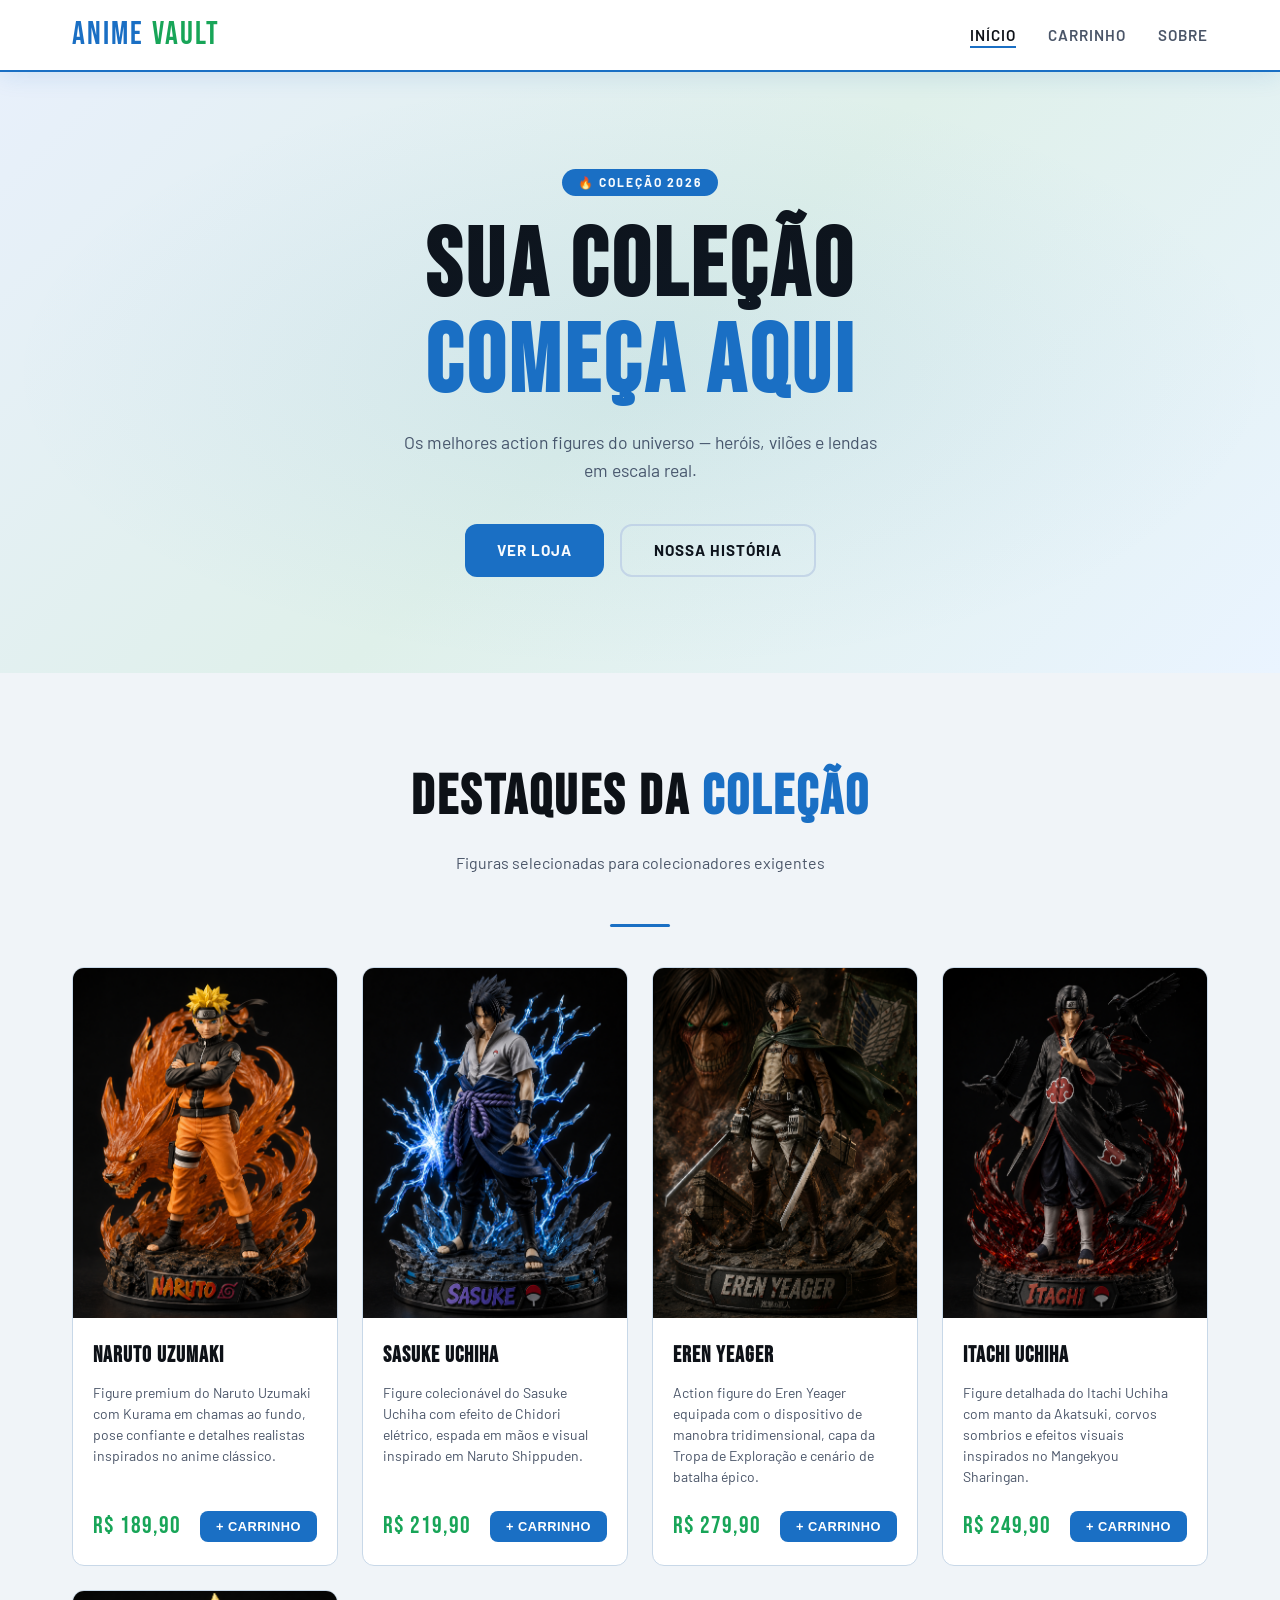
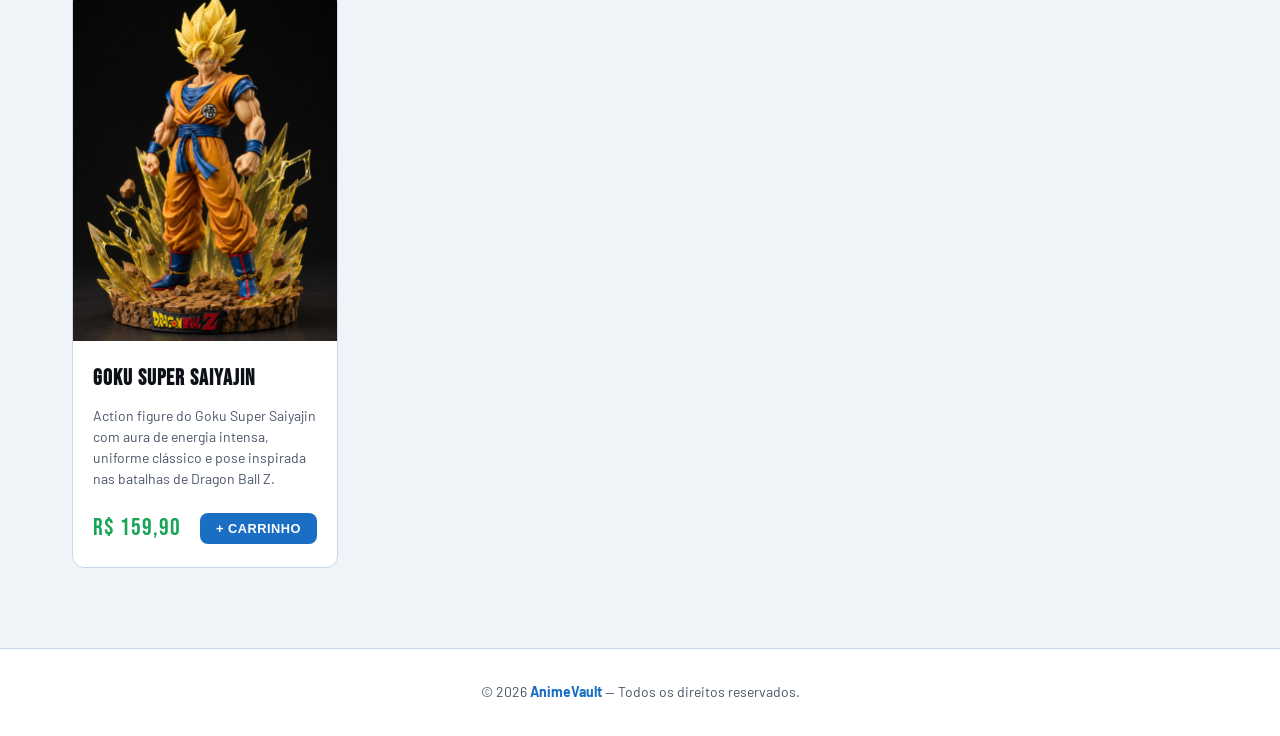
<file: index.html>
<!DOCTYPE html>
<html lang="pt-BR">
<head>
  <meta charset="UTF-8">
  <meta name="viewport" content="width=device-width, initial-scale=1.0">
  <title>AnimeVault — Action Figures</title>
  <link rel="stylesheet" href="src/css/estilo.css">
</head>
<body>

  <!-- CABEÇALHO -->
  <header>
    <div class="nav-container">
      <div class="logo">Anime<span>Vault</span></div>
      <nav>
        <ul>
          <li><a href="index.html" class="ativo">Início</a></li>
          <li><a href="pages/loja.html">Carrinho</a></li>
          <li><a href="pages/sobre.html">Sobre</a></li>
        </ul>
      </nav>
    </div>
  </header>

  <!-- HERO -->
  <section class="hero">
    <span class="hero-badge">🔥 Coleção 2026</span>
    <h1>Sua coleção<br><span>começa aqui</span></h1>
    <p>Os melhores action figures do universo — heróis, vilões e lendas em escala real.</p>
    <div class="hero-btns">
      <a href="pages/loja.html" class="btn btn-primario">Ver Loja</a>
      <a href="pages/sobre.html" class="btn btn-secundario">Nossa História</a>
    </div>
  </section>

  <!-- PRODUTOS -->
  <main>
    <div class="section">
      <h2 class="section-titulo">Destaques da <span>Coleção</span></h2>
      <p class="section-subtitulo">Figuras selecionadas para colecionadores exigentes</p>
      <div class="divisor"></div>

      <!-- Container preenchido via JavaScript (DOM) -->
      <div class="produtos-grid" id="produtos-container"></div>
    </div>
  </main>

  <!-- RODAPÉ -->
  <footer>
    <p>&copy; 2026 <strong>AnimeVault</strong> — Todos os direitos reservados.</p>
  </footer>

  <script src="src/js/script.js"></script>
</body>
</html>
</file>
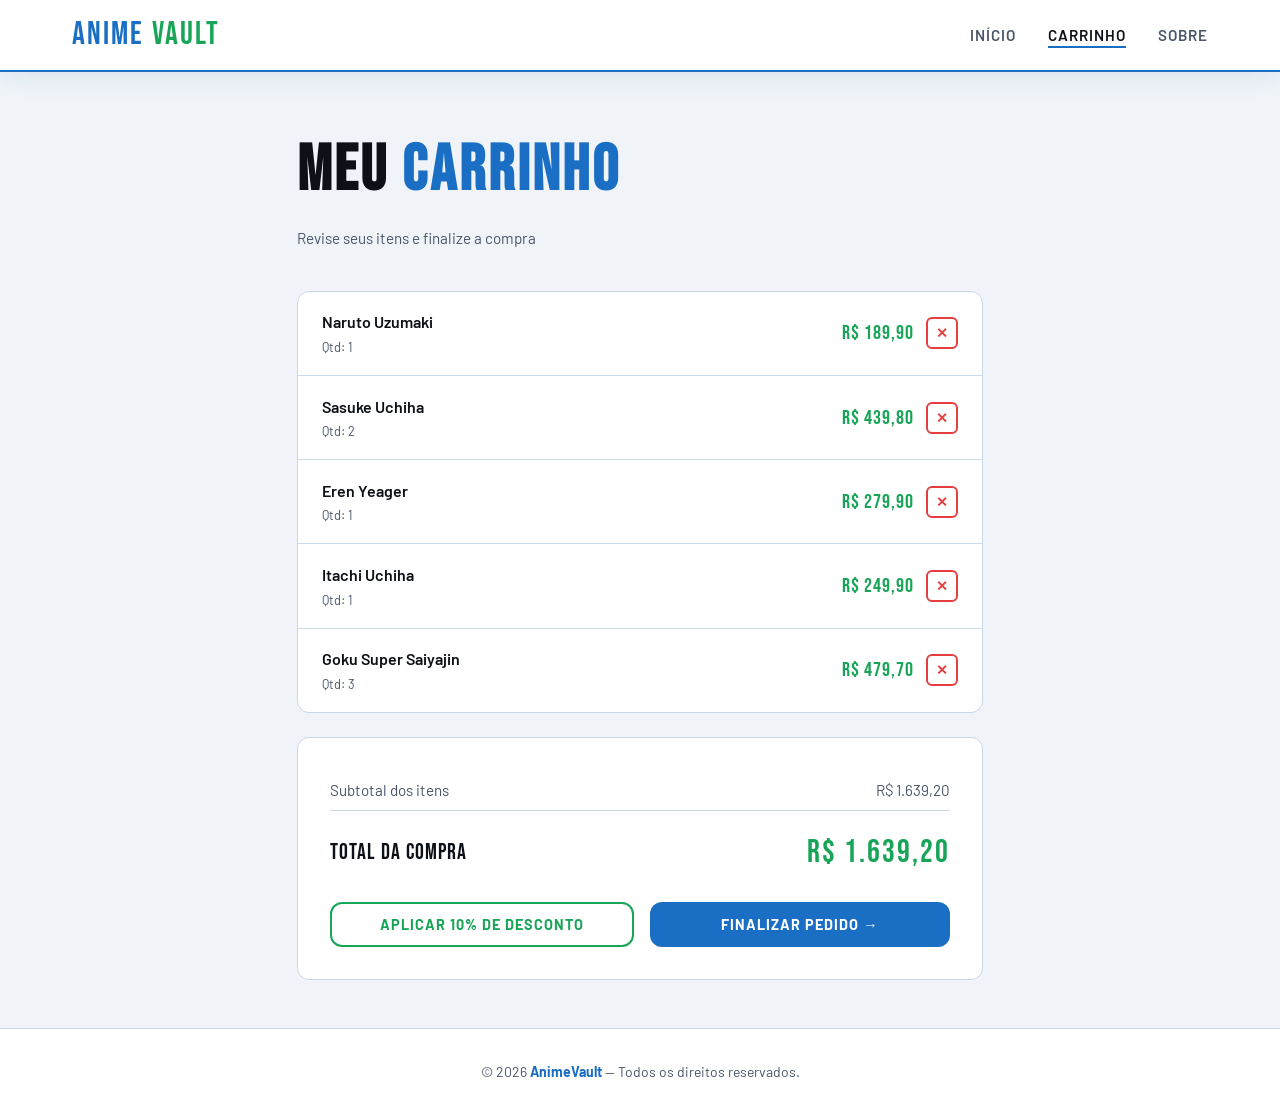
<file: pages/loja.html>
<!DOCTYPE html>
<html lang="pt-BR">
<head>
  <meta charset="UTF-8">
  <meta name="viewport" content="width=device-width, initial-scale=1.0">
  <title>Loja — AnimeVault</title>
  <link rel="stylesheet" href="../src/css/estilo.css">
</head>
<body>

  <!-- CABEÇALHO -->
  <header>
    <div class="nav-container">
      <div class="logo">Anime<span>Vault</span></div>
      <nav>
        <ul>
          <li><a href="../index.html">Início</a></li>
          <li><a href="loja.html" class="ativo">Carrinho</a></li>
          <li><a href="sobre.html">Sobre</a></li>
        </ul>
      </nav>
    </div>
  </header>

  <!-- CARRINHO -->
  <main>
    <div class="loja-container">
      <h1 class="carrinho-titulo">Meu <span>Carrinho</span></h1>
      <p class="carrinho-subtitulo">Revise seus itens e finalize a compra</p>

      <!-- Lista de itens — preenchida via DOM -->
      <ul class="lista-carrinho" id="lista-carrinho"></ul>

      <!-- Resumo financeiro -->
      <div class="resumo-financeiro">
        <div class="resumo-linha">
          <span>Subtotal dos itens</span>
          <span id="subtotal-label">—</span>
        </div>

        <div class="resumo-total-label">
          <span>TOTAL DA COMPRA</span>
          <span id="total-compra">R$ 0,00</span>
        </div>

        <div class="acoes-carrinho">
          <button id="btn-desconto" onclick="aplicarDesconto()">
            Aplicar 10% de Desconto
          </button>
          <button id="btn-finalizar">Finalizar Pedido →</button>
        </div>
      </div>
    </div>
  </main>

  <!-- RODAPÉ -->
  <footer>
    <p>&copy; 2026 <strong>AnimeVault</strong> — Todos os direitos reservados.</p>
  </footer>

  <script src="../src/js/script.js"></script>
  <script>
    // Preenche subtotal estático após DOM carregar
    document.addEventListener('DOMContentLoaded', () => {
      const subtotalEl = document.getElementById('subtotal-label');
      if (subtotalEl) {
        const total = calcularTotal();
        subtotalEl.textContent = total.toLocaleString('pt-BR', { style: 'currency', currency: 'BRL' });
      }
    });
  </script>
</body>
</html>
</file>
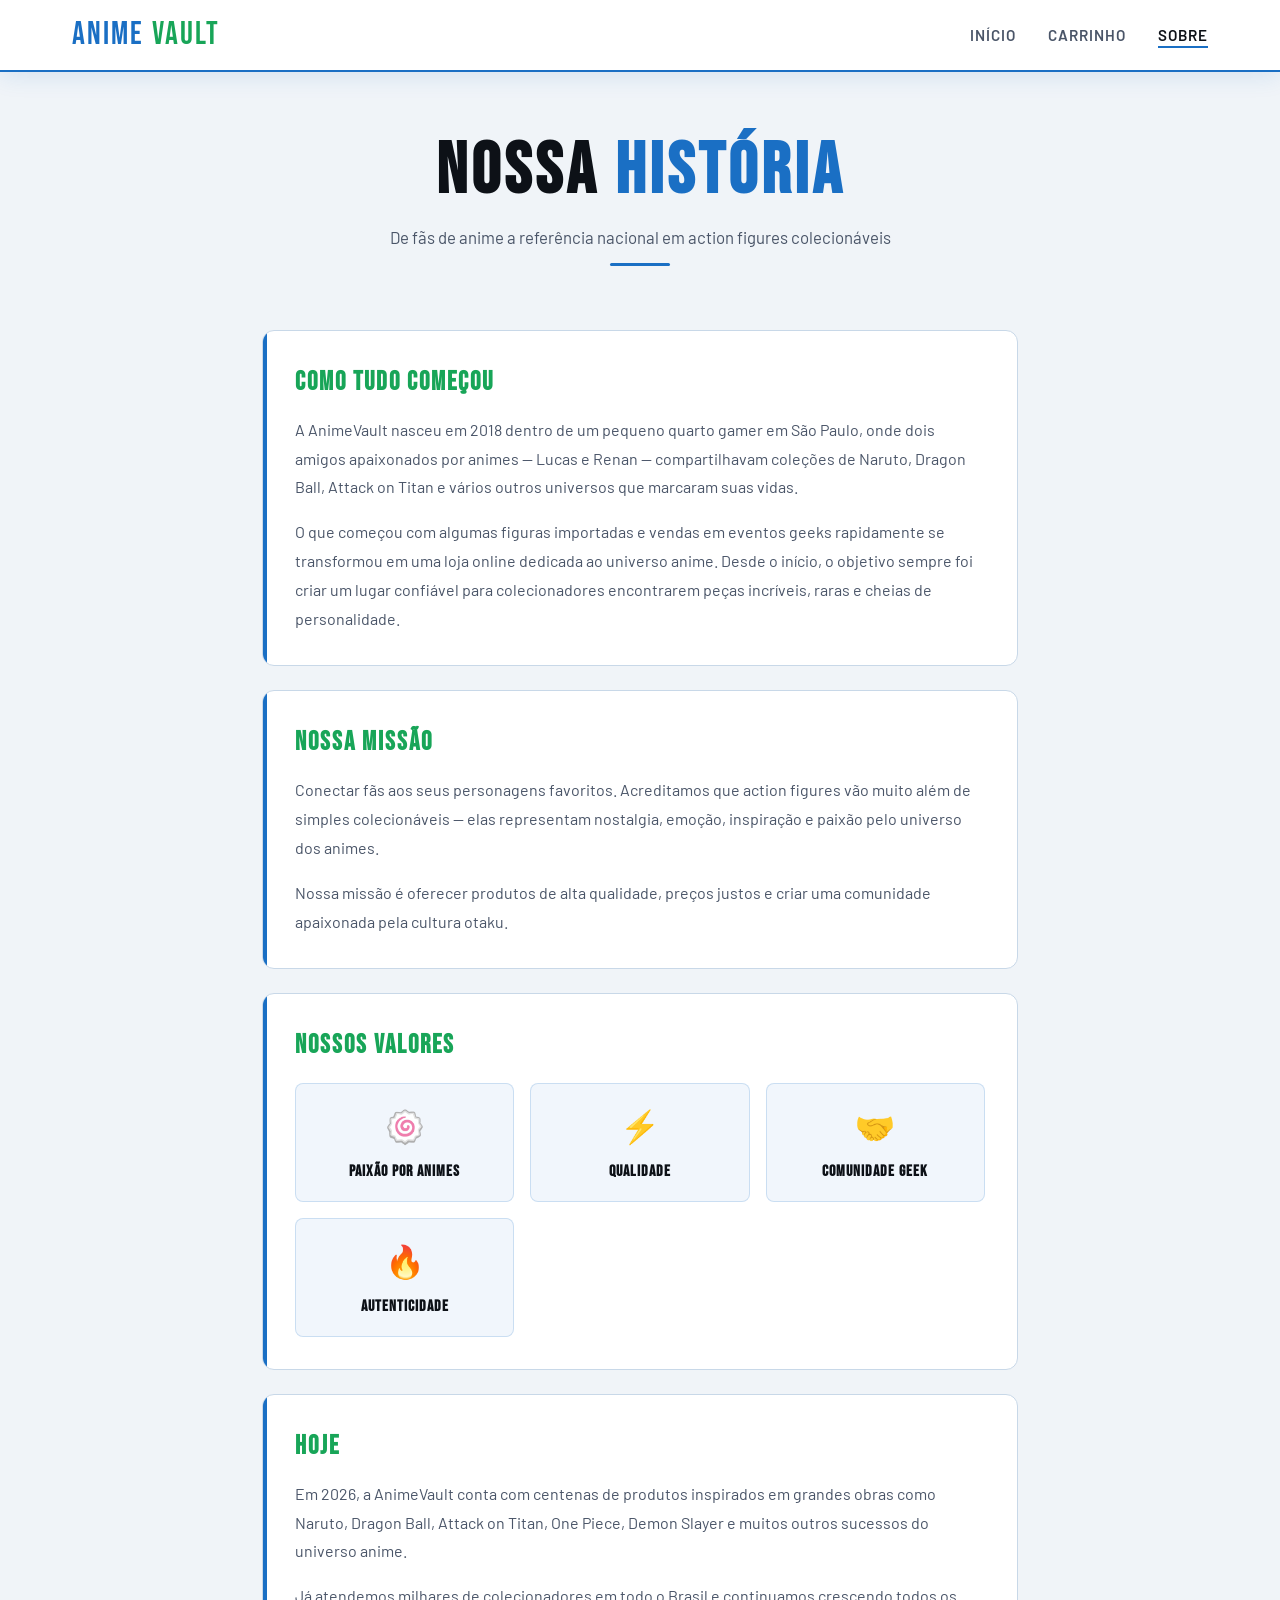
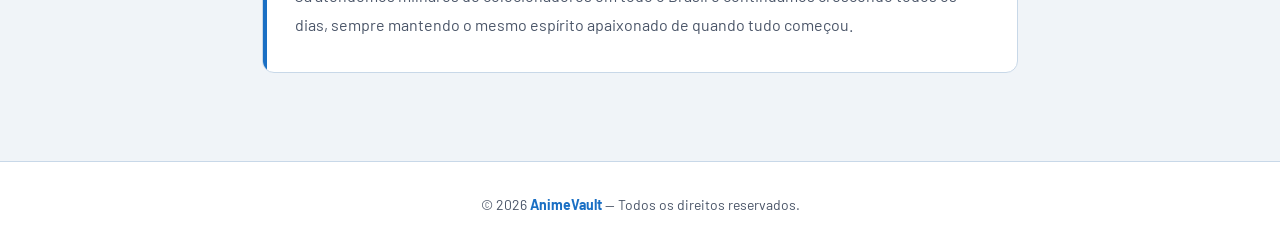
<file: pages/sobre.html>
<!DOCTYPE html>
<html lang="pt-BR">
<head>
  <meta charset="UTF-8">
  <meta name="viewport" content="width=device-width, initial-scale=1.0">
  <title>Sobre — AnimeVault</title>
  <link rel="stylesheet" href="../src/css/estilo.css">
</head>
<body>

  <!-- CABEÇALHO -->
  <header>
    <div class="nav-container">
      <div class="logo">Anime<span>Vault</span></div>

      <nav>
        <ul>
          <li><a href="../index.html">Início</a></li>
          <li><a href="loja.html">Carrinho</a></li>
          <li><a href="sobre.html" class="ativo">Sobre</a></li>
        </ul>
      </nav>
    </div>
  </header>

  <!-- CONTEÚDO -->
  <main>
    <div class="sobre-container">

      <div class="sobre-header">
        <h1>Nossa <span>História</span></h1>

        <p>
          De fãs de anime a referência nacional em action figures colecionáveis
        </p>

        <div class="divisor"></div>
      </div>

      <!-- COMO TUDO COMEÇOU -->
      <section class="sobre-secao">

        <h2>Como Tudo Começou</h2>

        <p>
          A AnimeVault nasceu em 2018 dentro de um pequeno quarto gamer em São Paulo,
          onde dois amigos apaixonados por animes — Lucas e Renan —
          compartilhavam coleções de Naruto, Dragon Ball, Attack on Titan
          e vários outros universos que marcaram suas vidas.
        </p>

        <p style="margin-top: 1rem;">
          O que começou com algumas figuras importadas e vendas em eventos geeks
          rapidamente se transformou em uma loja online dedicada ao universo anime.
          Desde o início, o objetivo sempre foi criar um lugar confiável para
          colecionadores encontrarem peças incríveis, raras e cheias de personalidade.
        </p>

      </section>

      <!-- MISSÃO -->
      <section class="sobre-secao">

        <h2>Nossa Missão</h2>

        <p>
          Conectar fãs aos seus personagens favoritos.
          Acreditamos que action figures vão muito além de simples colecionáveis —
          elas representam nostalgia, emoção, inspiração e paixão pelo universo dos animes.
        </p>

        <p style="margin-top: 1rem;">
          Nossa missão é oferecer produtos de alta qualidade,
          preços justos e criar uma comunidade apaixonada pela cultura otaku.
        </p>

      </section>

      <!-- VALORES -->
      <section class="sobre-secao">

        <h2>Nossos Valores</h2>

        <div class="sobre-valores">

          <div class="valor-card">
            <div class="valor-icone">🍥</div>
            <h3>Paixão por Animes</h3>
          </div>

          <div class="valor-card">
            <div class="valor-icone">⚡</div>
            <h3>Qualidade</h3>
          </div>

          <div class="valor-card">
            <div class="valor-icone">🤝</div>
            <h3>Comunidade Geek</h3>
          </div>

          <div class="valor-card">
            <div class="valor-icone">🔥</div>
            <h3>Autenticidade</h3>
          </div>

        </div>

      </section>

      <!-- HOJE -->
      <section class="sobre-secao">

        <h2>Hoje</h2>

        <p>
          Em 2026, a AnimeVault conta com centenas de produtos inspirados em grandes
          obras como Naruto, Dragon Ball, Attack on Titan, One Piece,
          Demon Slayer e muitos outros sucessos do universo anime.
        </p>

        <p style="margin-top: 1rem;">
          Já atendemos milhares de colecionadores em todo o Brasil
          e continuamos crescendo todos os dias,
          sempre mantendo o mesmo espírito apaixonado de quando tudo começou.
        </p>

      </section>

    </div>
  </main>

  <!-- RODAPÉ -->
  <footer>
    <p>&copy; 2026 <strong>AnimeVault</strong> — Todos os direitos reservados.</p>
  </footer>

  <script src="../src/js/script.js"></script>

</body>
</html>
</file>
<file: src/css/estilo.css>
/* ============================================================
   VARIÁVEIS & RESET
   ============================================================ */
@import url('https://fonts.googleapis.com/css2?family=Bebas+Neue&family=Barlow:wght@400;500;600;700&display=swap');

:root {
  --cor-fundo: #f0f4f8;
  --cor-fundo2: #ffffff;
  --cor-card: #ffffff;
  --cor-borda: #c8d8e8;
  --cor-primaria: #1a6fc4;
  --cor-primaria-hover: #155aa0;
  --cor-acento: #18a558;
  --cor-texto: #0d1117;
  --cor-texto-suave: #4a5568;
  --cor-sucesso: #18a558;
  --fonte-titulo: 'Bebas Neue', sans-serif;
  --fonte-corpo: 'Barlow', sans-serif;
  --sombra: 0 4px 24px rgba(26, 111, 196, 0.12);
  --sombra-card: 0 2px 12px rgba(0, 0, 0, 0.08);
  --raio: 12px;
  --transicao: 0.25s ease;
}

*, *::before, *::after {
  margin: 0;
  padding: 0;
  box-sizing: border-box;
}

html {
  scroll-behavior: smooth;
}

body {
  background-color: var(--cor-fundo);
  color: var(--cor-texto);
  font-family: var(--fonte-corpo);
  font-size: 16px;
  line-height: 1.6;
  min-height: 100vh;
  display: flex;
  flex-direction: column;
}

a {
  color: inherit;
  text-decoration: none;
}

ul {
  list-style: none;
}

img {
  max-width: 100%;
  display: block;
}
.card-img {
    width: 100%;
    height: 350px;
    object-fit: cover;
}

/* ============================================================
   HEADER & NAV
   ============================================================ */
header {
  background: var(--cor-fundo2);
  border-bottom: 2px solid var(--cor-primaria);
  position: sticky;
  top: 0;
  z-index: 100;
  box-shadow: var(--sombra);
}

.nav-container {
  max-width: 1200px;
  margin: 0 auto;
  padding: 0 2rem;
  display: flex;
  align-items: center;
  justify-content: space-between;
  height: 70px;
}

.logo {
  font-family: var(--fonte-titulo);
  font-size: 2rem;
  letter-spacing: 2px;
  color: var(--cor-primaria);
  display: flex;
  align-items: center;
  gap: 8px;
}

.logo span {
  color: var(--cor-acento);
}

nav ul {
  display: flex;
  gap: 2rem;
  align-items: center;
}

nav a {
  font-weight: 600;
  font-size: 0.95rem;
  text-transform: uppercase;
  letter-spacing: 1px;
  color: var(--cor-texto-suave);
  transition: color var(--transicao);
  position: relative;
  padding-bottom: 4px;
}

nav a::after {
  content: '';
  position: absolute;
  bottom: 0;
  left: 0;
  width: 0;
  height: 2px;
  background: var(--cor-primaria);
  transition: width var(--transicao);
}

nav a:hover,
nav a.ativo {
  color: var(--cor-texto);
}

nav a:hover::after,
nav a.ativo::after {
  width: 100%;
}

/* ============================================================
   HERO SECTION (index)
   ============================================================ */
.hero {
  background: linear-gradient(135deg, #e8f0fb 0%, #dff0ea 50%, #eaf4ff 100%);
  padding: 6rem 2rem;
  text-align: center;
  position: relative;
  overflow: hidden;
}

.hero::before {
  content: '';
  position: absolute;
  inset: 0;
  background: radial-gradient(ellipse at center, rgba(26, 111, 196, 0.08) 0%, transparent 70%);
  pointer-events: none;
}

.hero-badge {
  display: inline-block;
  background: var(--cor-primaria);
  color: #fff;
  font-size: 0.75rem;
  font-weight: 700;
  text-transform: uppercase;
  letter-spacing: 2px;
  padding: 4px 16px;
  border-radius: 999px;
  margin-bottom: 1.5rem;
}

.hero h1 {
  font-family: var(--fonte-titulo);
  font-size: clamp(3rem, 8vw, 6rem);
  line-height: 1;
  letter-spacing: 4px;
  color: var(--cor-texto);
  margin-bottom: 1rem;
}

.hero h1 span {
  color: var(--cor-primaria);
}

.hero p {
  max-width: 500px;
  margin: 0 auto 2.5rem;
  color: var(--cor-texto-suave);
  font-size: 1.1rem;
}

.hero-btns {
  display: flex;
  gap: 1rem;
  justify-content: center;
  flex-wrap: wrap;
}

/* ============================================================
   BOTÕES
   ============================================================ */
.btn {
  display: inline-flex;
  align-items: center;
  gap: 8px;
  padding: 0.75rem 2rem;
  border-radius: var(--raio);
  font-family: var(--fonte-corpo);
  font-weight: 700;
  font-size: 0.95rem;
  text-transform: uppercase;
  letter-spacing: 1px;
  cursor: pointer;
  border: none;
  transition: all var(--transicao);
}

.btn-primario {
  background: var(--cor-primaria);
  color: #fff;
}

.btn-primario:hover {
  background: var(--cor-primaria-hover);
  transform: translateY(-2px);
  box-shadow: 0 8px 20px rgba(26, 111, 196, 0.35);
}

.btn-secundario {
  background: transparent;
  color: var(--cor-texto);
  border: 2px solid var(--cor-borda);
}

.btn-secundario:hover {
  border-color: var(--cor-primaria);
  color: var(--cor-primaria);
  transform: translateY(-2px);
}

/* ============================================================
   SEÇÃO GENÉRICA
   ============================================================ */
.section {
  padding: 5rem 2rem;
  max-width: 1200px;
  margin: 0 auto;
  width: 100%;
}

.section-titulo {
  font-family: var(--fonte-titulo);
  font-size: clamp(2rem, 5vw, 3.5rem);
  letter-spacing: 3px;
  margin-bottom: 0.5rem;
  text-align: center;
}

.section-titulo span {
  color: var(--cor-primaria);
}

.section-subtitulo {
  text-align: center;
  color: var(--cor-texto-suave);
  margin-bottom: 3rem;
}

.divisor {
  width: 60px;
  height: 3px;
  background: var(--cor-primaria);
  margin: 0.75rem auto 2.5rem;
  border-radius: 99px;
}

/* ============================================================
   CARDS DE PRODUTOS (index.html)
   ============================================================ */
.produtos-grid {
  display: grid;
  grid-template-columns: repeat(auto-fill, minmax(220px, 1fr));
  gap: 1.5rem;
}

.card-produto {
  background: var(--cor-card);
  border: 1px solid var(--cor-borda);
  border-radius: var(--raio);
  overflow: hidden;
  transition: transform var(--transicao), box-shadow var(--transicao), border-color var(--transicao);
  display: flex;
  flex-direction: column;
}

.card-produto:hover {
  transform: translateY(-6px);
  box-shadow: 0 12px 32px rgba(26, 111, 196, 0.18);
  border-color: var(--cor-primaria);
}

.card-emoji {
  font-size: 4rem;
  background: linear-gradient(135deg, #ddeeff, #e8f5ee);
  padding: 2rem;
  text-align: center;
  border-bottom: 1px solid var(--cor-borda);
}

.card-body {
  padding: 1.25rem;
  display: flex;
  flex-direction: column;
  flex: 1;
}

.card-nome {
  font-family: var(--fonte-titulo);
  font-size: 1.4rem;
  letter-spacing: 1px;
  margin-bottom: 0.5rem;
  color: var(--cor-texto);
}

.card-descricao {
  font-size: 0.875rem;
  color: var(--cor-texto-suave);
  line-height: 1.5;
  flex: 1;
  margin-bottom: 1.25rem;
}

.card-footer {
  display: flex;
  align-items: center;
  justify-content: space-between;
  gap: 0.5rem;
  flex-wrap: wrap;
}

.card-preco {
  font-family: var(--fonte-titulo);
  font-size: 1.5rem;
  color: var(--cor-acento);
  letter-spacing: 1px;
}

.btn-adicionar {
  background: var(--cor-primaria);
  color: #fff;
  border: none;
  padding: 0.5rem 1rem;
  border-radius: 8px;
  font-weight: 700;
  font-size: 0.8rem;
  cursor: pointer;
  transition: all var(--transicao);
  text-transform: uppercase;
  letter-spacing: 0.5px;
}

.btn-adicionar:hover {
  background: var(--cor-primaria-hover);
  transform: scale(1.05);
}

.btn-adicionar.adicionado {
  background: var(--cor-sucesso);
}

/* ============================================================
   CARRINHO (loja.html)
   ============================================================ */
.loja-container {
  max-width: 750px;
  margin: 0 auto;
  padding: 3rem 2rem;
}

.carrinho-titulo {
  font-family: var(--fonte-titulo);
  font-size: clamp(2.5rem, 6vw, 4rem);
  letter-spacing: 3px;
  margin-bottom: 0.25rem;
}

.carrinho-titulo span {
  color: var(--cor-primaria);
}

.carrinho-subtitulo {
  color: var(--cor-texto-suave);
  margin-bottom: 2.5rem;
  font-size: 0.95rem;
}

.lista-carrinho {
  background: var(--cor-card);
  border: 1px solid var(--cor-borda);
  border-radius: var(--raio);
  overflow: hidden;
  margin-bottom: 1.5rem;
}

.item-carrinho {
  display: flex;
  align-items: center;
  justify-content: space-between;
  padding: 1.1rem 1.5rem;
  border-bottom: 1px solid var(--cor-borda);
  transition: background var(--transicao);
}

.item-carrinho:last-child {
  border-bottom: none;
}

.item-carrinho:hover {
  background: rgba(26, 111, 196, 0.05);
}

.item-info {
  display: flex;
  flex-direction: column;
  gap: 2px;
}

.item-nome {
  font-weight: 600;
  font-size: 1rem;
}

.item-qtd {
  font-size: 0.8rem;
  color: var(--cor-texto-suave);
}

.item-subtotal {
  font-family: var(--fonte-titulo);
  font-size: 1.25rem;
  color: var(--cor-acento);
  letter-spacing: 1px;
}

/* Resumo financeiro */
.resumo-financeiro {
  background: var(--cor-card);
  border: 1px solid var(--cor-borda);
  border-radius: var(--raio);
  padding: 2rem;
}

.resumo-linha {
  display: flex;
  justify-content: space-between;
  align-items: center;
  padding: 0.5rem 0;
  font-size: 0.95rem;
  color: var(--cor-texto-suave);
  border-bottom: 1px solid var(--cor-borda);
  margin-bottom: 1rem;
}

.resumo-total-label {
  font-family: var(--fonte-titulo);
  font-size: 1.4rem;
  letter-spacing: 1px;
  display: flex;
  justify-content: space-between;
  align-items: center;
  margin-bottom: 1.5rem;
  gap: 1rem;
}

#total-compra {
  font-family: var(--fonte-titulo);
  font-size: 2rem;
  color: var(--cor-acento);
  letter-spacing: 2px;
  transition: color var(--transicao);
}

#total-compra.com-desconto {
  color: var(--cor-sucesso);
}

.badge-desconto {
  background: var(--cor-sucesso);
  color: #000;
  font-size: 0.75rem;
  font-weight: 700;
  padding: 2px 10px;
  border-radius: 999px;
  vertical-align: middle;
  margin-left: 0.5rem;
  animation: popIn 0.3s ease;
}

@keyframes popIn {
  from { transform: scale(0.5); opacity: 0; }
  to { transform: scale(1); opacity: 1; }
}

.acoes-carrinho {
  display: flex;
  gap: 1rem;
  flex-wrap: wrap;
}

#btn-desconto {
  background: transparent;
  color: var(--cor-acento);
  border: 2px solid var(--cor-acento);
  border-radius: var(--raio);
  padding: 0.75rem 1.5rem;
  font-family: var(--fonte-corpo);
  font-weight: 700;
  font-size: 0.9rem;
  text-transform: uppercase;
  letter-spacing: 1px;
  cursor: pointer;
  transition: all var(--transicao);
  flex: 1;
}

#btn-desconto:hover:not(:disabled) {
  background: var(--cor-acento);
  color: #000;
}

#btn-desconto:disabled {
  opacity: 0.5;
  cursor: not-allowed;
}

#btn-finalizar {
  background: var(--cor-primaria);
  color: #fff;
  border: none;
  border-radius: var(--raio);
  padding: 0.75rem 1.5rem;
  font-family: var(--fonte-corpo);
  font-weight: 700;
  font-size: 0.9rem;
  text-transform: uppercase;
  letter-spacing: 1px;
  cursor: pointer;
  transition: all var(--transicao);
  flex: 1;
}

#btn-finalizar:hover {
  background: var(--cor-primaria-hover);
  transform: translateY(-2px);
  box-shadow: 0 8px 20px rgba(26, 111, 196, 0.35);
}

/* ============================================================
   SOBRE (sobre.html)
   ============================================================ */
.sobre-container {
  max-width: 820px;
  margin: 0 auto;
  padding: 4rem 2rem;
}

.sobre-header {
  text-align: center;
  margin-bottom: 4rem;
}

.sobre-header h1 {
  font-family: var(--fonte-titulo);
  font-size: clamp(2.5rem, 6vw, 4.5rem);
  letter-spacing: 4px;
  line-height: 1;
  margin-bottom: 1rem;
}

.sobre-header h1 span {
  color: var(--cor-primaria);
}

.sobre-header p {
  color: var(--cor-texto-suave);
  font-size: 1.05rem;
}

.sobre-secao {
  background: var(--cor-card);
  border: 1px solid var(--cor-borda);
  border-radius: var(--raio);
  padding: 2rem;
  margin-bottom: 1.5rem;
  position: relative;
  overflow: hidden;
}

.sobre-secao::before {
  content: '';
  position: absolute;
  left: 0;
  top: 0;
  bottom: 0;
  width: 4px;
  background: var(--cor-primaria);
  border-radius: 4px 0 0 4px;
}

.sobre-secao h2 {
  font-family: var(--fonte-titulo);
  font-size: 1.6rem;
  letter-spacing: 2px;
  color: var(--cor-acento);
  margin-bottom: 0.75rem;
}

.sobre-secao p {
  color: var(--cor-texto-suave);
  line-height: 1.8;
}

.sobre-valores {
  display: grid;
  grid-template-columns: repeat(auto-fill, minmax(180px, 1fr));
  gap: 1rem;
  margin-top: 1rem;
}

.valor-card {
  background: rgba(26, 111, 196, 0.06);
  border: 1px solid rgba(26, 111, 196, 0.18);
  border-radius: 8px;
  padding: 1rem;
  text-align: center;
}

.valor-card .valor-icone {
  font-size: 2rem;
  margin-bottom: 0.5rem;
}

.valor-card h3 {
  font-family: var(--fonte-titulo);
  font-size: 1rem;
  letter-spacing: 1px;
  color: var(--cor-texto);
}

/* Agrupador de preço + botão remover */
.item-acoes {
  display: flex;
  align-items: center;
  gap: 0.75rem;
}
 
/* Botão remover item */
.btn-remover {
  background: transparent;
  color: #e53e3e;
  border: 2px solid #e53e3e;
  border-radius: 6px;
  width: 32px;
  height: 32px;
  font-size: 0.85rem;
  font-weight: 700;
  cursor: pointer;
  transition: all var(--transicao);
  display: flex;
  align-items: center;
  justify-content: center;
  flex-shrink: 0;
}
 
.btn-remover:hover {
  background: #e53e3e;
  color: #fff;
  transform: scale(1.1);
}
 
/* Carrinho vazio */
.carrinho-vazio {
  text-align: center;
  padding: 3rem 1.5rem;
  color: var(--cor-texto-suave);
  font-size: 1.1rem;
  list-style: none;
}

/* ============================================================
   FOOTER
   ============================================================ */
footer {
  background: var(--cor-fundo2);
  border-top: 1px solid var(--cor-borda);
  text-align: center;
  padding: 2rem;
  margin-top: auto;
  color: var(--cor-texto-suave);
  font-size: 0.875rem;
}

footer strong {
  color: var(--cor-primaria);
}

/* ============================================================
   RESPONSIVO
   ============================================================ */
@media (max-width: 768px) {
  .nav-container {
    padding: 0 1rem;
  }

  nav ul {
    gap: 1rem;
  }

  .hero {
    padding: 4rem 1.5rem;
  }

  .produtos-grid {
    grid-template-columns: repeat(auto-fill, minmax(160px, 1fr));
    gap: 1rem;
  }

  .loja-container,
  .sobre-container {
    padding: 2rem 1.25rem;
  }

  .acoes-carrinho {
    flex-direction: column;
  }
}
</file>
